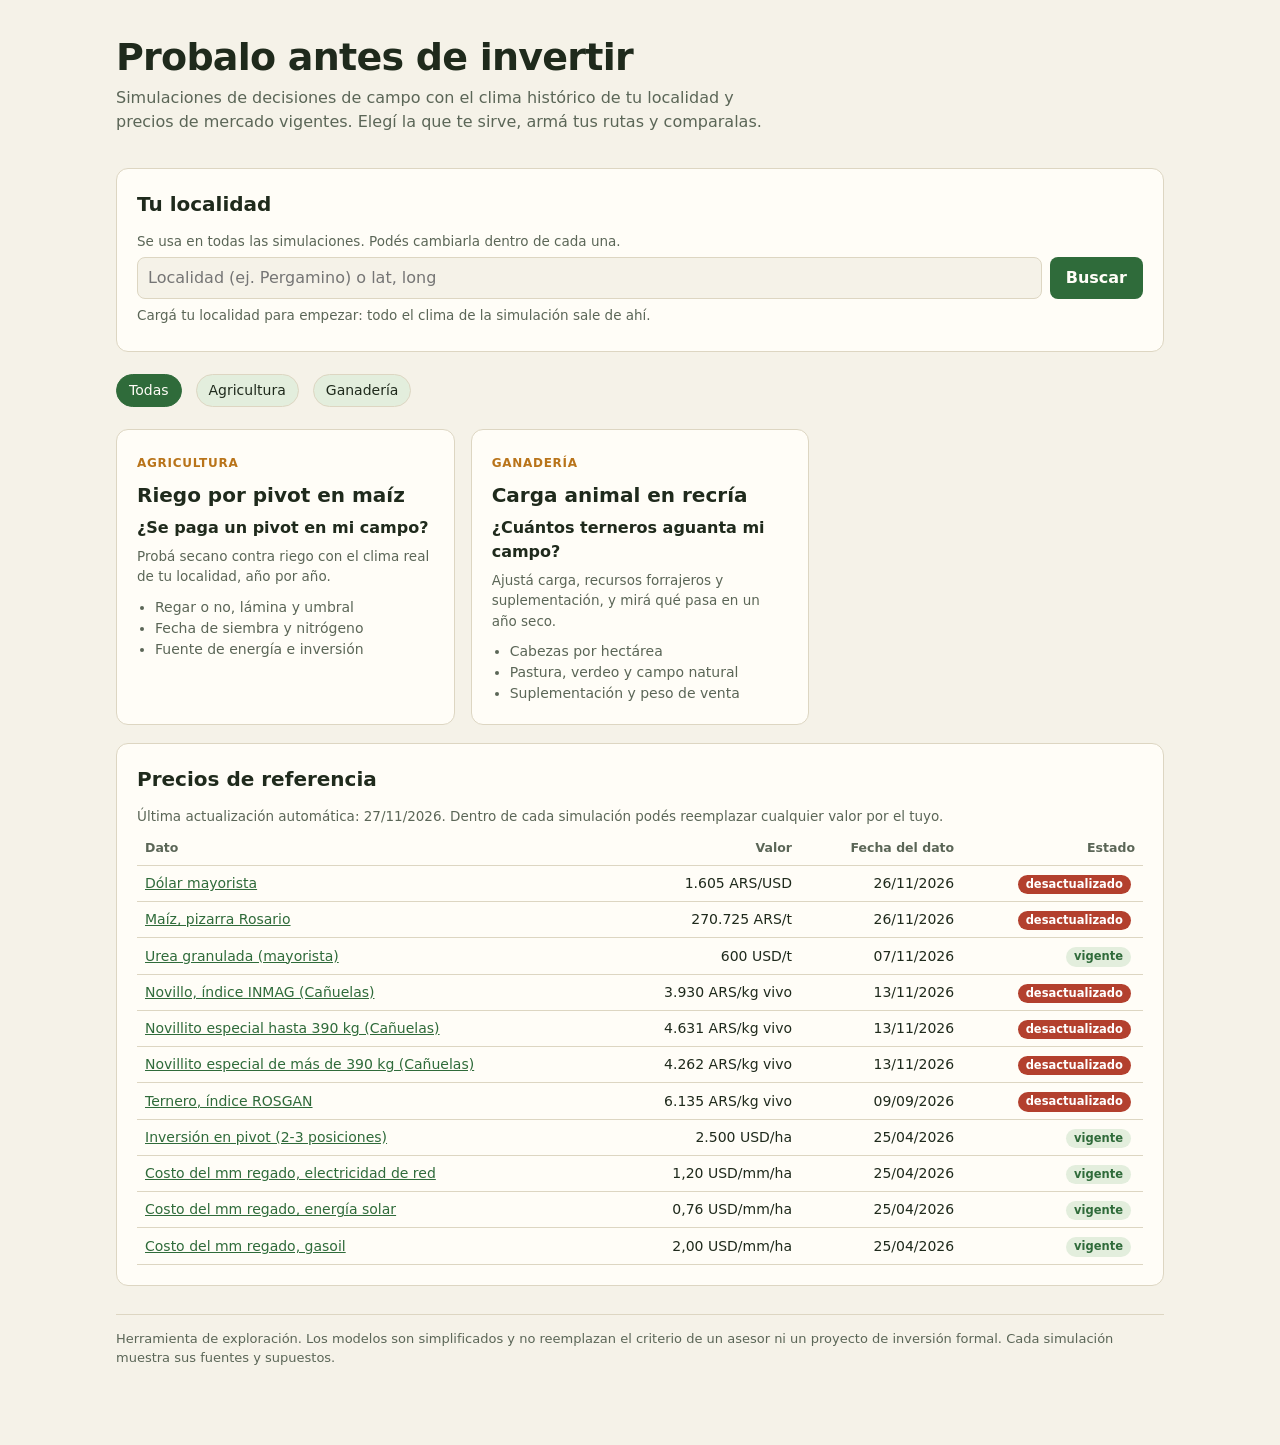
<file: index.html>
<!doctype html>
<html lang="es">
<head>
<meta charset="utf-8">
<meta name="viewport" content="width=device-width, initial-scale=1">
<title>Simulador Agro</title>
<link rel="stylesheet" href="comun/sim.css">
</head>
<body>
<div class="cont">
  <header class="tapa">
    <h1>Probalo antes de invertir</h1>
    <p class="bajada">Simulaciones de decisiones de campo con el clima histórico de tu localidad y precios de mercado vigentes. Elegí la que te sirve, armá tus rutas y comparalas.</p>
  </header>

  <section class="panel">
    <h2>Tu localidad</h2>
    <p class="nota">Se usa en todas las simulaciones. Podés cambiarla dentro de cada una.</p>
    <div id="clima"></div>
  </section>

  <div class="fila" style="margin-top:22px" id="filtros"></div>
  <div class="tarjetas" id="tarjetas"></div>

  <section class="panel">
    <h2>Precios de referencia</h2>
    <p class="nota" id="precios-estado"></p>
    <div class="tabla-scroll"><table id="tabla-precios"></table></div>
  </section>

  <p class="aviso-pie">Herramienta de exploración. Los modelos son simplificados y no reemplazan el criterio de un asesor ni un proyecto de inversión formal. Cada simulación muestra sus fuentes y supuestos.</p>
</div>

<script src="comun/precios.js"></script>
<script src="comun/sim.js"></script>
<script src="comun/clima.js"></script>
<script src="simulaciones.js"></script>
<script>
(function () {
  CLIMA.montar(document.getElementById("clima"), function () {});

  var rubros = ["Todas"].concat(SIMULACIONES.map(function (s) { return s.rubro; }).filter(function (r, i, a) { return a.indexOf(r) === i; }));
  var activo = "Todas";
  function pintar() {
    document.getElementById("filtros").innerHTML = "";
    rubros.forEach(function (r) {
      var b = document.createElement("button");
      b.type = "button"; b.className = "chip" + (r === activo ? " activo" : ""); b.textContent = r;
      b.onclick = function () { activo = r; pintar(); };
      document.getElementById("filtros").appendChild(b);
    });
    document.getElementById("tarjetas").innerHTML = SIMULACIONES
      .filter(function (s) { return activo === "Todas" || s.rubro === activo; })
      .map(function (s) {
        return '<a class="tarjeta" href="sims/' + s.id + '/index.html"><span class="rubro">' + SIM.esc(s.rubro) + "</span><h2>" + SIM.esc(s.titulo) + "</h2>" +
          "<strong>" + SIM.esc(s.pregunta) + "</strong><p class=\"nota\">" + SIM.esc(s.resumen) + "</p><ul>" +
          s.decide.map(function (d) { return "<li>" + SIM.esc(d) + "</li>"; }).join("") + "</ul></a>";
      }).join("");
  }
  pintar();

  function tablaPrecios() {
    var h = "<tr><th>Dato</th><th>Valor</th><th>Fecha del dato</th><th>Estado</th></tr>";
    Object.keys(PRECIOS.items).forEach(function (k) {
      var p = SIM.precio(k), it = p.item;
      h += "<tr><td><a href=\"" + SIM.esc(it.url) + "\" target=\"_blank\" rel=\"noopener\">" + SIM.esc(it.nombre) + "</a></td><td>" +
        SIM.num(it.valor, it.valor < 100 ? 2 : 0) + " " + SIM.esc(it.unidad) + "</td><td>" + SIM.fecha(it.fecha) + "</td><td>" +
        (p.viejo ? '<span class="etq viejo">desactualizado</span>' : '<span class="etq ok">' + (it.enVivo ? "en vivo" : "vigente") + "</span>") + "</td></tr>";
    });
    document.getElementById("tabla-precios").innerHTML = h;
    document.getElementById("precios-estado").textContent = "Última actualización automática: " + SIM.fecha(PRECIOS.actualizado) + ". Dentro de cada simulación podés reemplazar cualquier valor por el tuyo.";
  }
  tablaPrecios();
  SIM.actualizarDolar().then(tablaPrecios);
})();
</script>
</body>
</html>
</file>
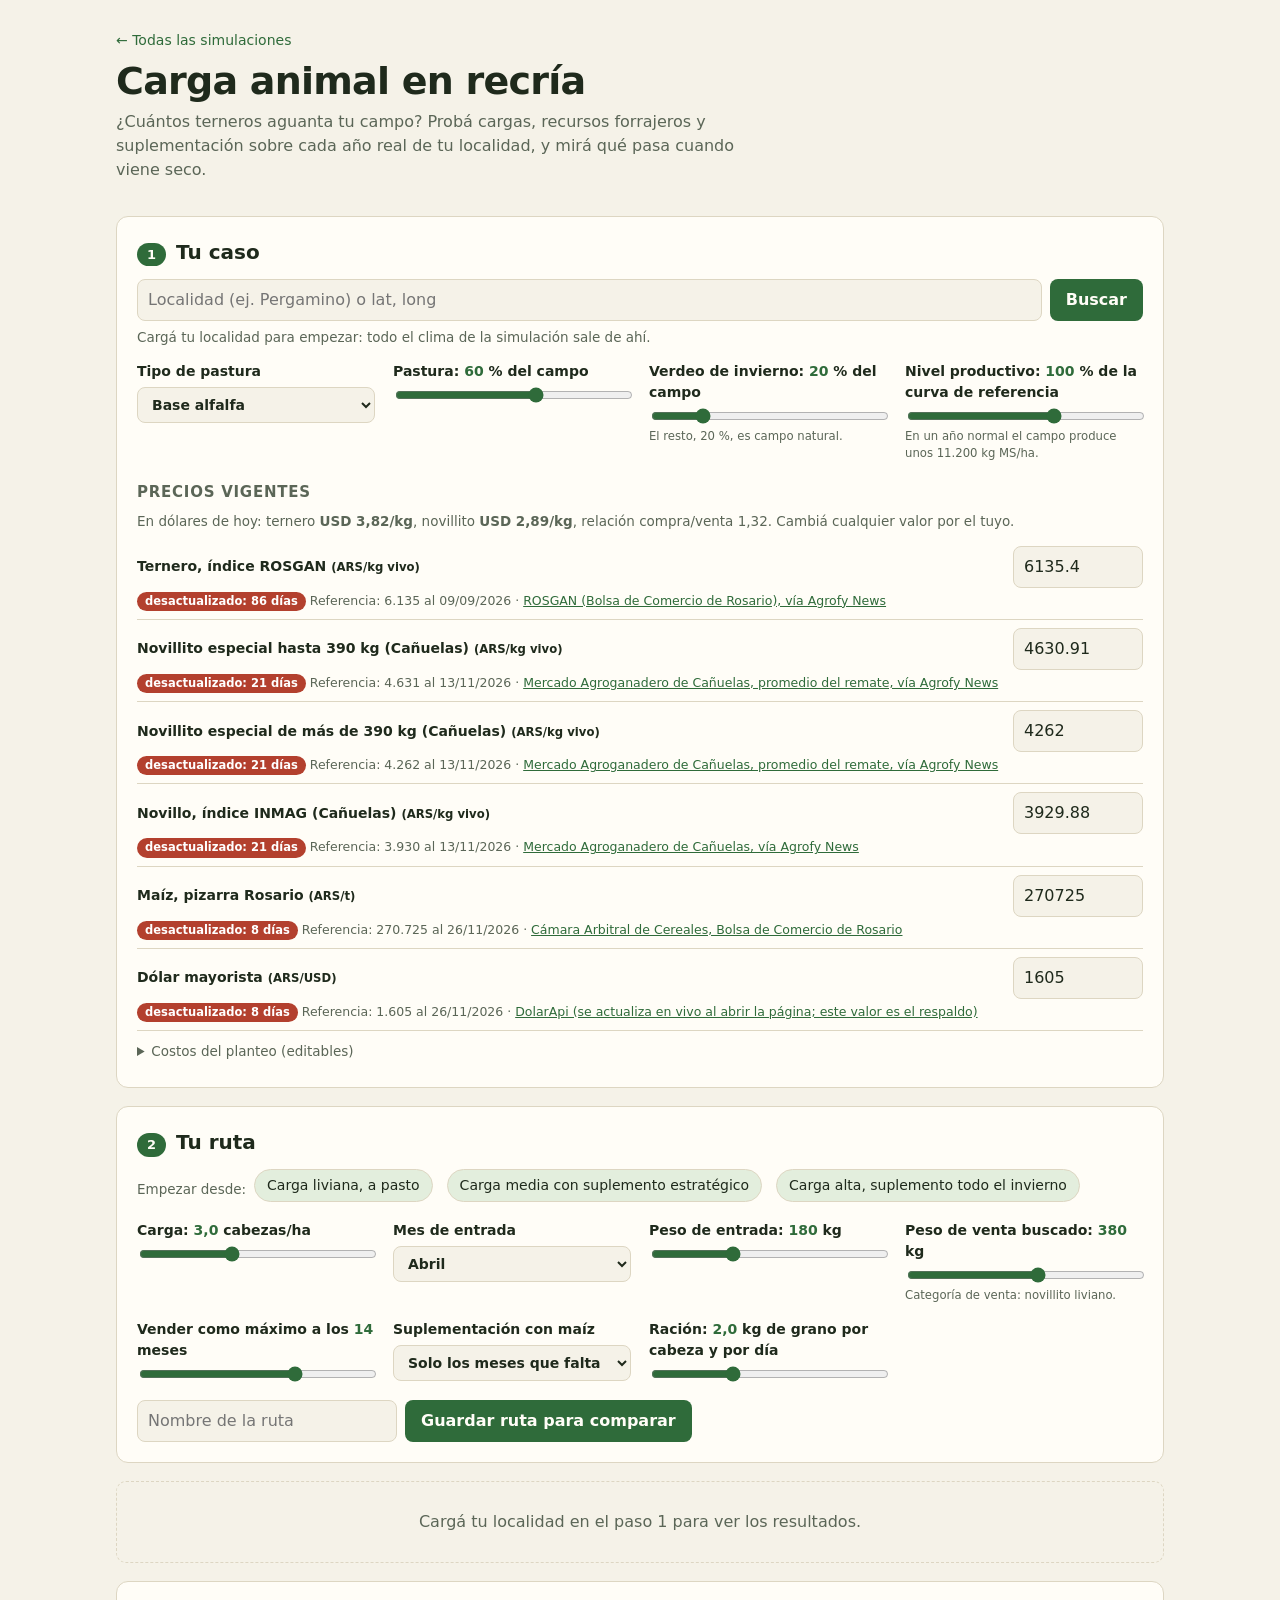
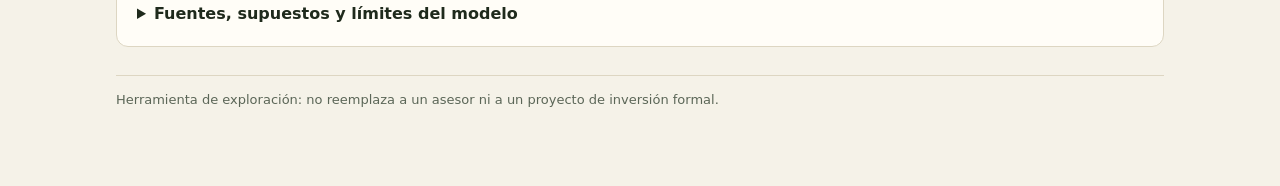
<file: sims/carga-animal-recria/index.html>
<!doctype html>
<html lang="es">
<head>
<meta charset="utf-8">
<meta name="viewport" content="width=device-width, initial-scale=1">
<title>Carga animal en recría · Simulador Agro</title>
<link rel="stylesheet" href="../../comun/sim.css">
</head>
<body>
<div class="cont">
  <header class="tapa">
    <a class="volver" href="../../index.html">← Todas las simulaciones</a>
    <h1>Carga animal en recría</h1>
    <p class="bajada">¿Cuántos terneros aguanta tu campo? Probá cargas, recursos forrajeros y suplementación sobre cada año real de tu localidad, y mirá qué pasa cuando viene seco.</p>
  </header>

  <section class="panel">
    <h2><span class="paso">1</span>Tu caso</h2>
    <div id="clima"></div>
    <div class="grilla" style="margin-top:14px">
      <label class="campo">Tipo de pastura<select id="pastura"><option value="alfalfa">Base alfalfa</option><option value="templada">Templada (festuca y tréboles)</option></select></label>
      <label class="campo">Pastura: <span id="pctP-v"></span> % del campo<input type="range" id="pctP" min="0" max="100" step="5" value="60"></label>
      <label class="campo">Verdeo de invierno: <span id="pctV-v"></span> % del campo<input type="range" id="pctV" min="0" max="100" step="5" value="20"><small id="pct-nota"></small></label>
      <label class="campo">Nivel productivo: <span id="nivel-v"></span> % de la curva de referencia<input type="range" id="nivel" min="50" max="130" step="5" value="100"><small id="nivel-nota"></small></label>
    </div>
    <h3>Precios vigentes</h3>
    <p class="nota" id="precio-derivado"></p>
    <div id="precios"></div>
    <details style="margin-top:10px"><summary class="nota" style="cursor:pointer">Costos del planteo (editables)</summary>
      <div class="grilla" style="margin-top:10px">
        <label class="campo">Costo anual de la pastura (USD/ha)<input type="number" id="cP" step="10"></label>
        <label class="campo">Costo anual del verdeo (USD/ha)<input type="number" id="cV" step="10"></label>
        <label class="campo">Gastos de compra y de venta (% de cada operación)<input type="number" id="comerc" step="0.5"></label>
        <label class="campo">Sanidad (USD por cabeza)<input type="number" id="sanidad" step="1"></label>
        <label class="campo">Mortandad (%)<input type="number" id="mort" step="0.5"></label>
      </div>
    </details>
  </section>

  <section class="panel">
    <h2><span class="paso">2</span>Tu ruta</h2>
    <div class="fila" style="margin-bottom:12px">
      <span class="nota">Empezar desde:</span>
      <button type="button" class="chip" data-pre="liviana">Carga liviana, a pasto</button>
      <button type="button" class="chip" data-pre="media">Carga media con suplemento estratégico</button>
      <button type="button" class="chip" data-pre="alta">Carga alta, suplemento todo el invierno</button>
    </div>
    <div class="grilla">
      <label class="campo">Carga: <span id="carga-v"></span> cabezas/ha<input type="range" id="carga" min="0.5" max="7" step="0.1"></label>
      <label class="campo">Mes de entrada<select id="mesEntrada"><option value="3">Marzo</option><option value="4">Abril</option><option value="5">Mayo</option><option value="6">Junio</option><option value="9">Septiembre</option></select></label>
      <label class="campo">Peso de entrada: <span id="pesoEntrada-v"></span> kg<input type="range" id="pesoEntrada" min="140" max="260" step="5"></label>
      <label class="campo">Peso de venta buscado: <span id="pesoVenta-v"></span> kg<input type="range" id="pesoVenta" min="280" max="460" step="10"><small id="venta-nota"></small></label>
      <label class="campo">Vender como máximo a los <span id="maxMeses-v"></span> meses<input type="range" id="maxMeses" min="6" max="18" step="1"></label>
      <label class="campo">Suplementación con maíz<select id="suplModo"><option value="nunca">Nunca</option><option value="deficit">Solo los meses que falta pasto</option><option value="invierno">Todo el invierno (mayo a agosto)</option></select></label>
      <label class="campo" id="bloque-supl">Ración: <span id="suplKg-v"></span> kg de grano por cabeza y por día<input type="range" id="suplKg" min="0.5" max="5" step="0.5"></label>
    </div>
    <div class="fila" style="margin-top:16px">
      <input type="text" id="ruta-nombre" placeholder="Nombre de la ruta" style="max-width:260px" aria-label="Nombre de la ruta">
      <button type="button" class="btn" id="guardar">Guardar ruta para comparar</button>
      <span class="nota" id="guardar-nota"></span>
    </div>
  </section>

  <div id="sin-clima" class="vacio" style="margin-top:18px">Cargá tu localidad en el paso 1 para ver los resultados.</div>

  <div id="resultados" hidden>
    <section class="panel">
      <h2><span class="paso">3</span>Cómo le va a esta ruta entrando en cada uno de <span id="n-camp"></span> años reales</h2>
      <div class="kpis" id="kpis"></div>
      <div class="leyenda"><span><i style="background:var(--seca)"></i>año seco</span><span><i style="background:var(--normal)"></i>normal</span><span><i style="background:var(--humeda)"></i>húmedo</span><span>(según la lluvia de los 12 meses desde la entrada). Tocá una barra para ver ese ciclo.</span></div>
      <div class="fila"><button type="button" class="chip activo" data-ver="margen">Margen por ha y por año</button><button type="button" class="chip" data-ver="kg">Kilos producidos</button><button type="button" class="chip" data-ver="peso">Peso de venta</button></div>
      <div id="graf-anios"></div>
      <h3>¿Dónde está el techo? La misma ruta con otras cargas</h3>
      <div class="leyenda"><span><i style="background:var(--verde)"></i>margen mediano (USD/ha/año)</span><span><i style="background:var(--rojo)"></i>margen del peor año</span><span>La barra con borde es tu carga.</span></div>
      <div id="graf-carga"></div>
      <p class="nota" id="carga-nota"></p>
    </section>

    <section class="panel">
      <h2><span class="paso">4</span>El ciclo que entra en <span id="camp-etq"></span>, mes por mes</h2>
      <div class="fila"><select id="camp-sel" style="max-width:240px" aria-label="Año de entrada"></select></div>
      <div class="leyenda" style="margin-top:10px"><span><i style="background:var(--verde)"></i>pasto que el campo puede dar (kg MS/ha por mes)</span><span><i style="background:var(--rojo)"></i>pasto que pide la hacienda</span><span><i style="background:var(--ocre)"></i>peso vivo (kg, eje derecho)</span></div>
      <div id="graf-camp"></div>
      <div class="kpis" id="kpis-camp"></div>
      <div class="tabla-scroll" id="tabla-camp"></div>
    </section>

    <section class="panel">
      <h2><span class="paso">5</span>Comparar rutas</h2>
      <p class="nota">Todas se recalculan con tu caso y los precios de hoy.</p>
      <div class="tabla-scroll" id="comparar"></div>
    </section>
  </div>

  <section class="panel">
    <details class="fuentes"><summary>Fuentes, supuestos y límites del modelo</summary>
      <p class="nota"><strong>Qué hace:</strong> balance forrajero mes a mes. El pasto que crece sale de curvas de referencia por recurso, corregidas cada mes por el agua disponible en tu localidad ese año. La ganancia de peso sale de la energía que come el animal menos la que gasta en mantenerse.</p>
      <p class="nota"><strong>Cuánto confiar:</strong> esta simulación tiene más supuestos que la de riego. Las curvas de la pastura templada y del campo natural y los coeficientes de consumo y energía son valores de trabajo, no mediciones de tu campo. Usala para comparar rutas entre sí y ver el efecto de los años secos, más que para leer un margen exacto. Si tenés mediciones de tu pasto, ajustá el nivel productivo hasta que coincida.</p>
      <p class="nota"><strong>Qué no contempla:</strong> efecto del frío y de las heladas sobre el crecimiento, calidad cambiante del pasto dentro del año, reservas (rollos, silo), encierre a corral, diferencias entre lotes, impuestos, costo del capital inmovilizado en hacienda ni personal. El precio de compra y el de venta son los de hoy para todos los años: el riesgo que se muestra es climático, no de mercado.</p>
      <div id="fuentes"></div>
    </details>
  </section>
  <p class="aviso-pie">Herramienta de exploración: no reemplaza a un asesor ni a un proyecto de inversión formal.</p>
</div>

<script src="../../comun/precios.js"></script>
<script src="../../comun/sim.js"></script>
<script src="../../comun/clima.js"></script>
<script src="datos.js"></script>
<script src="modelo.js"></script>
<script>
(function () {
  var D = DATOS_RECRIA.params, R = DATOS_RECRIA.recursos, M = MODELO_RECRIA, $ = function (id) { return document.getElementById(id); };
  var serie = null, F = null, anios = [], clases = {}, corrida = null, ver = "margen", campSel = null;
  var rutas = SIM.rutas("carga-animal-recria");
  var MESES = ["ene", "feb", "mar", "abr", "may", "jun", "jul", "ago", "sep", "oct", "nov", "dic"];
  var PRE = {
    liviana: { carga: 1.5, mesEntrada: 4, pesoEntrada: 180, pesoVenta: 380, maxMeses: 14, suplModo: "nunca", suplKg: 2 },
    media: { carga: 3, mesEntrada: 4, pesoEntrada: 180, pesoVenta: 380, maxMeses: 14, suplModo: "deficit", suplKg: 2 },
    alta: { carga: 4.5, mesEntrada: 4, pesoEntrada: 180, pesoVenta: 380, maxMeses: 14, suplModo: "invierno", suplKg: 3 }
  };
  var CAMPOS = ["carga", "mesEntrada", "pesoEntrada", "pesoVenta", "maxMeses", "suplModo", "suplKg"];
  var CASO = ["pastura", "pctP", "pctV", "nivel", "cP", "cV", "comerc", "sanidad", "mort"];

  $("cP").value = R.alfalfa.costo; $("cV").value = R.verdeo.costo;
  $("comerc").value = D.comercializacion.valor; $("sanidad").value = D.sanidad.valor; $("mort").value = D.mortandad.valor;
  var guardado = SIM.leer("simagro.recria.estado");
  ponerRuta(guardado && guardado.ruta || PRE.media);
  if (guardado && guardado.caso) CASO.forEach(function (k) { if (guardado.caso[k] != null) $(k).value = guardado.caso[k]; });
  $("pastura").addEventListener("change", function () { $("cP").value = R[this.value].costo; });

  function ponerRuta(r) { CAMPOS.forEach(function (k) { $(k).value = r[k]; }); }
  function leerRuta() { var r = {}; CAMPOS.forEach(function (k) { r[k] = k === "suplModo" ? $(k).value : parseFloat($(k).value); }); return r; }
  function v(id) { return parseFloat($(id).value) || 0; }
  function fracs() { var p = v("pctP") / 100, ve = Math.min(v("pctV") / 100, 1 - p); return { p: p, v: ve, n: Math.max(0, 1 - p - ve) }; }

  function params(r, carga) {
    var f = fracs(), pas = R[$("pastura").value];
    return {
      carga: carga || r.carga, nivel: v("nivel") / 100,
      mezcla: [{ curva: pas.curva, em: pas.em, frac: f.p }, { curva: R.verdeo.curva, em: R.verdeo.em, frac: f.v }, { curva: R.natural.curva, em: R.natural.em, frac: f.n }],
      pesoEntrada: r.pesoEntrada, pesoVenta: r.pesoVenta, maxMeses: r.maxMeses, supl: { modo: r.suplModo, kg: r.suplKg },
      aprov: D.aprovechamiento.valor, perdida: D.perdida.valor, stockInicial: D.stockInicial.valor, stockMax: D.stockMax.valor,
      emMaiz: D.emMaiz.valor, sustitucion: D.sustitucion.valor
    };
  }
  function eco() {
    var d = SIM.precio("dolar_mayorista").valor, f = fracs();
    return {
      ternero: SIM.precio("ternero_rosgan").valor / d, novillito: SIM.precio("novillito_canuelas").valor / d,
      novillitoPesado: SIM.precio("novillito_pesado_canuelas").valor / d, novillo: SIM.precio("novillo_inmag").valor / d,
      maiz: SIM.precio("maiz_pizarra_rosario").valor / d, comercPct: v("comerc"), sanidad: v("sanidad"), mortandadPct: v("mort"),
      costoForrajeHa: f.p * v("cP") + f.v * v("cV")
    };
  }
  function correr(r, carga) {
    var p = params(r, carga), e = eco(), filas = [];
    anios.forEach(function (y) {
      var res = M.simular(F, M.kDe(y, r.mesEntrada), p);
      if (res) filas.push({ anio: y, res: res, eco: M.economia(res, p, e) });
    });
    var m = filas.map(function (f) { return f.eco.margenAnio; });
    return {
      filas: filas, p: p, margenMed: SIM.cuantil(m, .5), margenMin: Math.min.apply(null, m),
      perdida: m.filter(function (x) { return x < 0; }).length / (m.length || 1),
      kgMed: SIM.cuantil(filas.map(function (f) { return f.res.kgHaAnio; }), .5),
      adgMed: SIM.cuantil(filas.map(function (f) { return f.res.adg; }), .5),
      durMed: SIM.cuantil(filas.map(function (f) { return f.res.duracion; }), .5),
      defMed: SIM.cuantil(filas.map(function (f) { return f.res.mesesDeficit; }), .5),
      noLlega: filas.filter(function (f) { return !f.res.llego; }).length / (filas.length || 1),
      capital: filas.length ? filas[0].eco.capitalHa : 0
    };
  }
  function usd(n) { return (n < 0 ? "−" : "") + "USD " + SIM.num(Math.abs(n)); }
  function clasificar(mesEntrada) {
    var tot = {}, vals = [];
    anios.forEach(function (y) { var k = M.kDe(y, mesEntrada), t = 0; for (var i = 0; i < 12; i++) t += F.lluvia[k + i] || 0; tot[y] = t; vals.push(t); });
    var t1 = SIM.cuantil(vals, 1 / 3), t2 = SIM.cuantil(vals, 2 / 3);
    clases = {};
    anios.forEach(function (y) { clases[y] = { lluvia: Math.round(tot[y]), tipo: tot[y] < t1 ? "seca" : tot[y] >= t2 ? "húmeda" : "normal" }; });
  }
  function tipoTxt(t) { return t === "seca" ? "seco" : t === "húmeda" ? "húmedo" : "normal"; }

  function recalcular() {
    var r = leerRuta(), f = fracs(), pas = R[$("pastura").value];
    ["carga", "pesoEntrada", "pesoVenta", "maxMeses", "suplKg"].forEach(function (k) { $(k + "-v").textContent = SIM.num(r[k], k === "carga" || k === "suplKg" ? 1 : 0); });
    ["pctP", "nivel"].forEach(function (k) { $(k + "-v").textContent = $(k).value; });
    $("pctV-v").textContent = Math.round(f.v * 100);
    $("pct-nota").textContent = "El resto, " + Math.round(f.n * 100) + " %, es campo natural.";
    function anual(c) { return c.reduce(function (s, x, i) { return s + x * [31, 28, 31, 30, 31, 30, 31, 31, 30, 31, 30, 31][i]; }, 0); }
    var prod = (f.p * anual(pas.curva) + f.v * anual(R.verdeo.curva) + f.n * anual(R.natural.curva)) * v("nivel") / 100;
    $("nivel-nota").textContent = "En un año normal el campo produce unos " + SIM.num(Math.round(prod / 100) * 100) + " kg MS/ha.";
    $("bloque-supl").style.display = r.suplModo === "nunca" ? "none" : "";
    var e = eco();
    $("venta-nota").textContent = "Categoría de venta: " + (r.pesoVenta <= 390 ? "novillito liviano" : r.pesoVenta <= 430 ? "novillito pesado" : "novillo") + ".";
    $("precio-derivado").innerHTML = "En dólares de hoy: ternero <strong>USD " + SIM.num(e.ternero, 2) + "/kg</strong>, novillito <strong>USD " + SIM.num(e.novillito, 2) + "/kg</strong>, relación compra/venta " + SIM.num(e.ternero / e.novillito, 2) + ". Cambiá cualquier valor por el tuyo.";
    var caso = {}; CASO.forEach(function (k) { caso[k] = $(k).value; });
    SIM.guardar("simagro.recria.estado", { ruta: r, caso: caso });
    if (!serie) return;

    anios = []; for (var y = 1995; M.kDe(y, r.mesEntrada) + r.maxMeses < F.meses; y++) anios.push(y);
    clasificar(r.mesEntrada);
    corrida = correr(r);
    var c = corrida;
    $("n-camp").textContent = c.filas.length;
    $("kpis").innerHTML =
      '<div class="kpi ' + (c.margenMed >= 0 ? "bien" : "mal") + '"><b>' + usd(c.margenMed) + "</b><span>margen bruto mediano por ha y por año</span></div>" +
      '<div class="kpi ' + (c.margenMin >= 0 ? "" : "mal") + '"><b>' + usd(c.margenMin) + "</b><span>peor año</span></div>" +
      '<div class="kpi ' + (c.perdida > 0.2 ? "mal" : "") + '"><b>' + SIM.num(c.perdida * 100) + " %</b><span>de los años con margen negativo</span></div>" +
      '<div class="kpi"><b>' + SIM.num(c.kgMed) + " kg</b><span>de carne por ha y por año (mediana)</span></div>" +
      '<div class="kpi"><b>' + SIM.num(c.adgMed * 1000) + " g/día</b><span>ganancia de peso mediana, " + SIM.num(c.durMed) + " meses de ciclo</span></div>" +
      '<div class="kpi ' + (c.defMed >= 3 ? "mal" : "") + '"><b>' + SIM.num(c.defMed) + "</b><span>meses con falta de pasto (mediana)</span></div>" +
      '<div class="kpi ' + (c.noLlega > 0.2 ? "mal" : "") + '"><b>' + SIM.num(c.noLlega * 100) + " %</b><span>de los años no llega al peso buscado</span></div>" +
      '<div class="kpi"><b>' + usd(c.capital) + "</b><span>capital en hacienda por ha a la compra</span></div>";

    var ys = c.filas.map(function (x) { return x.anio; });
    if (campSel == null || ys.indexOf(campSel) < 0) campSel = c.filas.slice().sort(function (a, b) { return a.eco.margenAnio - b.eco.margenAnio; })[0].anio;
    $("camp-sel").innerHTML = ys.map(function (y) { return '<option value="' + y + '">Entrada ' + MESES[r.mesEntrada - 1] + " " + y + " · " + tipoTxt(clases[y].tipo) + " (" + clases[y].lluvia + " mm)</option>"; }).join("");
    $("camp-sel").value = campSel;
    pintarAnios(); pintarCargas(r); pintarCiclo(r); pintarComparar();
  }

  function pintarAnios() {
    var u = { margen: "USD/ha/año", kg: "kg/ha/año", peso: "kg" }[ver], ys = corrida.filas.map(function (x) { return x.anio; });
    SIM.barras($("graf-anios"), corrida.filas.map(function (f) {
      var val = ver === "margen" ? f.eco.margenAnio : ver === "kg" ? f.res.kgHaAnio : f.res.pesoFinal;
      return { etq: String(f.anio).slice(2), valor: val, color: SIM.colorTipo(clases[f.anio].tipo),
        titulo: "Entrada " + f.anio + " (" + tipoTxt(clases[f.anio].tipo) + ", " + clases[f.anio].lluvia + " mm): venta a " + SIM.num(f.res.pesoFinal) + " kg en " + f.res.duracion + " meses, margen USD " + SIM.num(f.eco.margenAnio) + "/ha/año" };
    }), { unidad: u, sel: ys.indexOf(campSel), titulo: "Resultado por año de entrada", alClic: function (i) { campSel = ys[i]; $("camp-sel").value = campSel; pintarAnios(); pintarCiclo(leerRuta()); } });
  }

  function pintarCargas(r) {
    var cargas = [], items = [], mejor = null;
    for (var c = 0.5; c <= 7.01; c += 0.5) cargas.push(Math.round(c * 10) / 10);
    cargas.forEach(function (c) {
      var x = correr(r, c);
      if (!mejor || x.margenMed > mejor.m) mejor = { c: c, m: x.margenMed, min: x.margenMin, perd: x.perdida };
      items.push({ etq: SIM.num(c, 1), valor: x.margenMed, color: "var(--verde)", titulo: c + " cab/ha: margen mediano USD " + SIM.num(x.margenMed) + ", peor año USD " + SIM.num(x.margenMin) });
      items.push({ etq: "", valor: x.margenMin, color: "var(--rojo)", titulo: c + " cab/ha: peor año USD " + SIM.num(x.margenMin) });
    });
    var sel = cargas.reduce(function (b, c, i) { return Math.abs(c - r.carga) < Math.abs(cargas[b] - r.carga) ? i : b; }, 0) * 2;
    SIM.barras($("graf-carga"), items, { unidad: "USD/ha/año, por carga en cab/ha", sel: sel, alto: 220, titulo: "Margen según la carga" });
    $("carga-nota").innerHTML = "El mejor margen mediano de esta ruta está cerca de <strong>" + SIM.num(mejor.c, 1) + " cab/ha</strong> (USD " + SIM.num(mejor.m) + "/ha/año), con un peor año de USD " + SIM.num(mejor.min) + " y " + SIM.num(mejor.perd * 100) + " % de años en rojo. Más carga rinde más en los años buenos y cuesta más en los malos.";
  }

  function pintarCiclo(r) {
    var f = corrida.filas.filter(function (x) { return x.anio === campSel; })[0]; if (!f) return;
    var ms = f.res.meses;
    $("camp-etq").textContent = MESES[r.mesEntrada - 1] + " de " + campSel + " (año " + tipoTxt(clases[campSel].tipo) + ")";
    SIM.series($("graf-camp"), [
      { datos: ms.map(function (m) { return m.oferta; }), color: "var(--verde)", tipo: "area" },
      { datos: ms.map(function (m) { return m.demanda; }), color: "var(--rojo)", grosor: 2 },
      { datos: ms.map(function (m) { return m.pv; }), color: "var(--ocre)", eje: "der", grosor: 2.4 }
    ], { etqX: ms.map(function (m, i) { return { i: i, t: MESES[m.mes] }; }), unidadIzq: "kg MS/ha", unidadDer: "kg vivo", maxDer: Math.max(480, r.pesoVenta + 40), titulo: "Oferta y demanda de pasto y peso vivo" });
    $("kpis-camp").innerHTML =
      '<div class="kpi"><b>' + SIM.num(f.res.pesoFinal) + " kg</b><span>peso de venta a los " + f.res.duracion + " meses" + (f.res.llego ? "" : " (no llegó al buscado)") + "</span></div>" +
      '<div class="kpi ' + (f.eco.margenAnio >= 0 ? "bien" : "mal") + '"><b>' + usd(f.eco.margenAnio) + "</b><span>margen por ha y por año</span></div>" +
      '<div class="kpi"><b>' + usd(f.eco.porCab) + "</b><span>resultado por cabeza</span></div>" +
      '<div class="kpi"><b>' + SIM.num(f.res.suplCab) + " kg</b><span>de grano por cabeza (USD " + SIM.num(f.eco.supl) + ")</span></div>" +
      '<div class="kpi ' + (f.res.mesesDeficit >= 3 ? "mal" : "") + '"><b>' + f.res.mesesDeficit + "</b><span>meses con falta de pasto</span></div>";
    var h = "<table><tr><th>Mes</th><th>Clima</th><th>Pasto disponible</th><th>Pasto pedido</th><th>Grano kg/día</th><th>Ganancia g/día</th><th>Peso kg</th></tr>";
    ms.forEach(function (m) {
      h += "<tr><td>" + MESES[m.mes] + " " + m.anio + "</td><td>" + (m.clima < 0.7 ? '<span class="etq seca">seco</span>' : m.clima > 1.15 ? '<span class="etq húmeda">húmedo</span>' : "normal") + "</td><td>" + SIM.num(m.oferta) + "</td><td>" + (m.falta ? '<span class="alerta">' + SIM.num(m.demanda) + "</span>" : SIM.num(m.demanda)) + "</td><td>" + SIM.num(m.sup, 1) + "</td><td>" + SIM.num(m.adg * 1000) + "</td><td>" + SIM.num(m.pv) + "</td></tr>";
    });
    $("tabla-camp").innerHTML = h + "</table>";
  }

  function pintarComparar() {
    var l = rutas.lista();
    if (!l.length) { $("comparar").innerHTML = '<div class="vacio">Guardá hasta 3 rutas en el paso 2 para verlas lado a lado.</div>'; return; }
    var h = "<table><tr><th>Ruta</th><th>Margen mediano</th><th>Peor año</th><th>Años en rojo</th><th>kg carne/ha/año</th><th>g/día</th><th>Meses sin pasto</th><th>Capital/ha</th><th></th></tr>";
    l.forEach(function (x, i) {
      var c = correr(x.ruta);
      h += "<tr><td><strong>" + SIM.esc(x.nombre) + "</strong><br><small>" + x.ruta.carga + " cab/ha, " + x.ruta.pesoEntrada + " a " + x.ruta.pesoVenta + " kg, grano: " + x.ruta.suplModo + "</small></td><td>" + usd(c.margenMed) + "</td><td>" + usd(c.margenMin) + "</td><td>" + SIM.num(c.perdida * 100) + " %</td><td>" + SIM.num(c.kgMed) + "</td><td>" + SIM.num(c.adgMed * 1000) + "</td><td>" + SIM.num(c.defMed) + "</td><td>" + usd(c.capital) +
        '</td><td><button type="button" class="btn sec mini" data-cargar="' + i + '">cargar</button> <button type="button" class="btn sec mini" data-borrar="' + i + '">quitar</button></td></tr>';
    });
    $("comparar").innerHTML = h + "</table>";
    $("comparar").querySelectorAll("[data-cargar]").forEach(function (b) { b.onclick = function () { ponerRuta(l[+b.dataset.cargar].ruta); recalcular(); }; });
    $("comparar").querySelectorAll("[data-borrar]").forEach(function (b) { b.onclick = function () { rutas.quitar(+b.dataset.borrar); pintarComparar(); }; });
  }

  document.querySelectorAll("section.panel input, section.panel select").forEach(function (e) {
    if (e.closest("#clima") || e.closest("#precios") || e.id === "camp-sel" || e.id === "ruta-nombre") return;
    e.addEventListener("input", recalcular);
  });
  document.querySelectorAll("[data-pre]").forEach(function (b) { b.onclick = function () { ponerRuta(PRE[b.dataset.pre]); recalcular(); }; });
  document.querySelectorAll("[data-ver]").forEach(function (b) { b.onclick = function () { ver = b.dataset.ver; document.querySelectorAll("[data-ver]").forEach(function (x) { x.classList.toggle("activo", x === b); }); pintarAnios(); }; });
  $("guardar").onclick = function () {
    var r = leerRuta(), nom = $("ruta-nombre").value.trim() || r.carga + " cab/ha, grano " + r.suplModo;
    $("guardar-nota").textContent = rutas.agregar({ nombre: nom, ruta: r }) ? "Guardada." : "Ya hay 3 rutas: quitá una en el paso 5.";
    $("ruta-nombre").value = ""; if (serie) pintarComparar();
  };
  $("camp-sel").onchange = function () { campSel = +this.value; pintarAnios(); pintarCiclo(leerRuta()); };

  var repintarPrecios = SIM.panelPrecios($("precios"), ["ternero_rosgan", "novillito_canuelas", "novillito_pesado_canuelas", "novillo_inmag", "maiz_pizarra_rosario", "dolar_mayorista"], recalcular);
  SIM.actualizarDolar().then(function (ok) { if (ok) { repintarPrecios(); recalcular(); } });
  SIM.listaFuentes($("fuentes"), D);

  CLIMA.montar($("clima"), function (s) {
    serie = s; F = M.factores(s.lluvia, s.eto, 150); campSel = null;
    $("sin-clima").hidden = true; $("resultados").hidden = false;
    recalcular();
  });
  recalcular();
})();
</script>
</body>
</html>
</file>
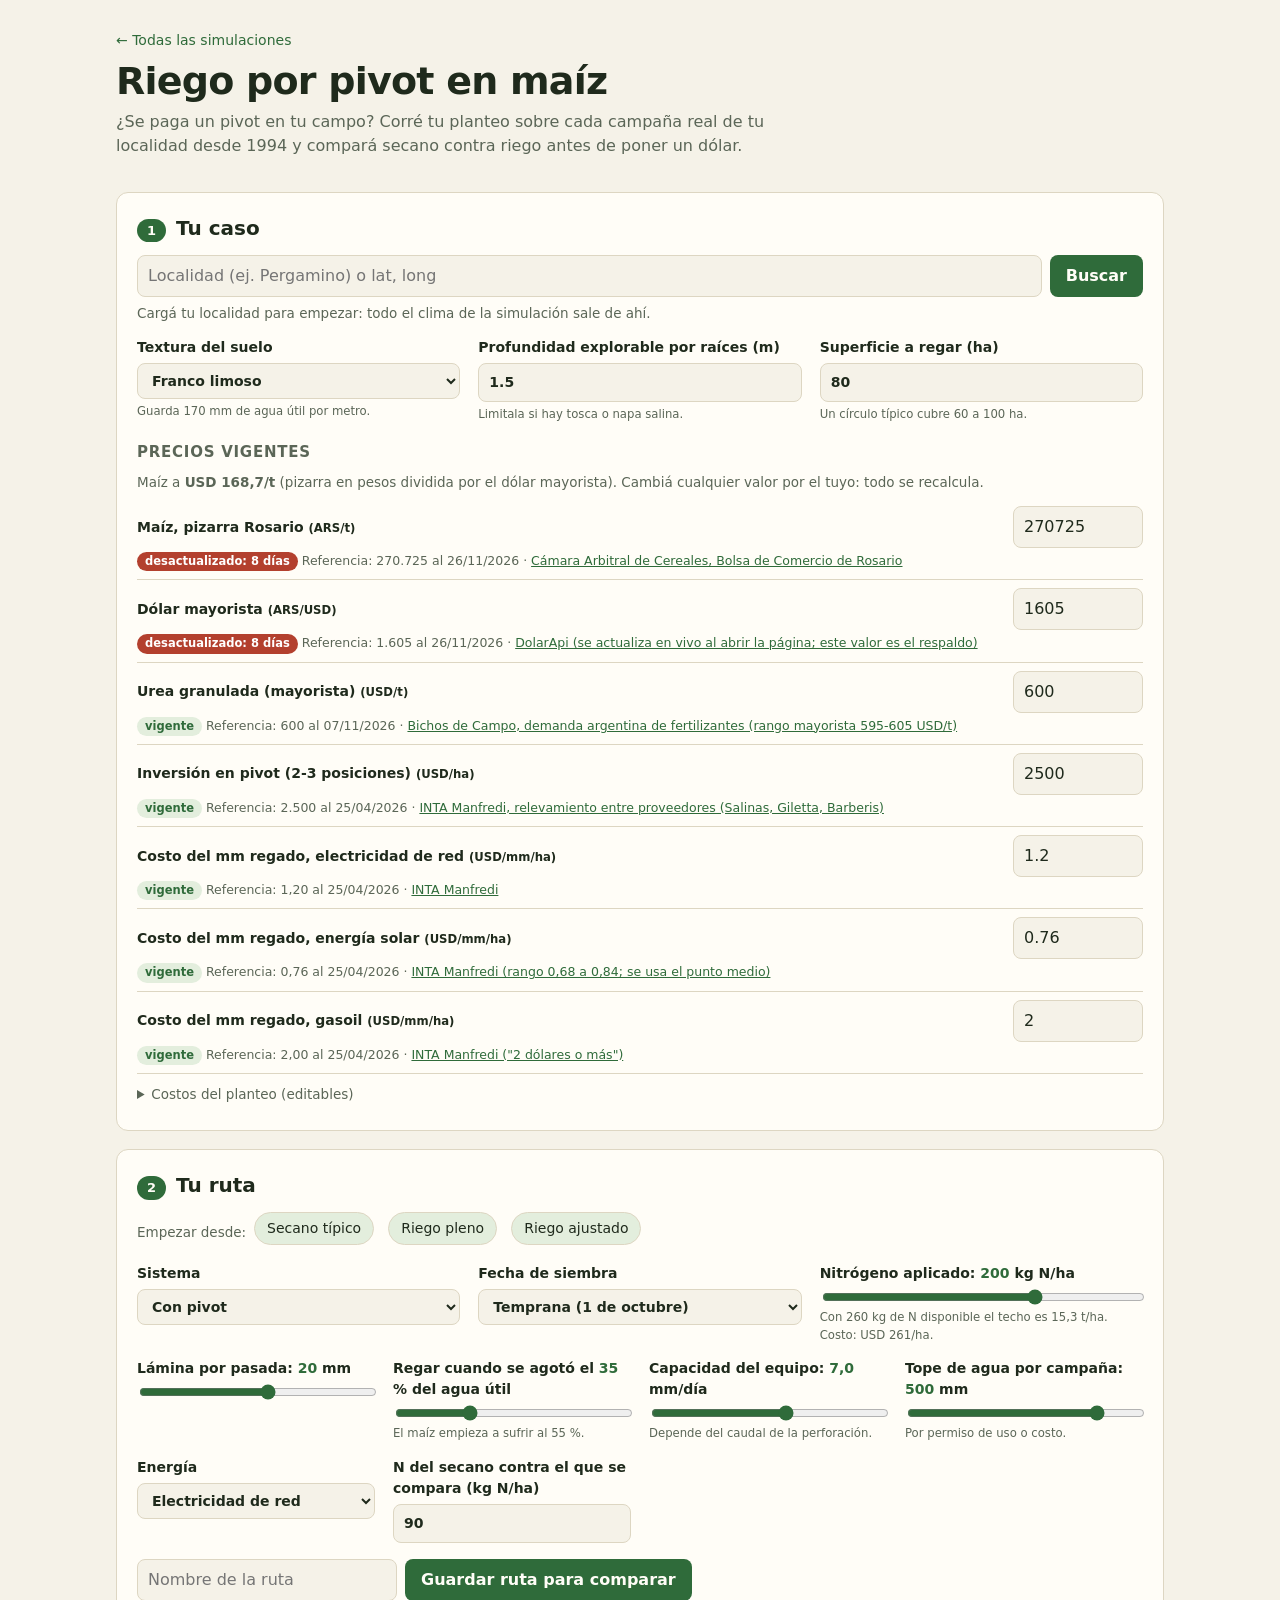
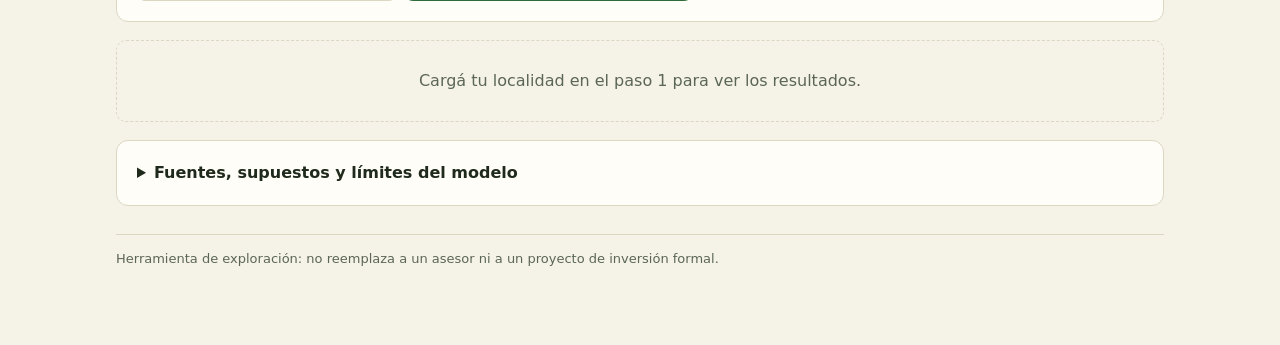
<file: sims/riego-pivot-maiz/index.html>
<!doctype html>
<html lang="es">
<head>
<meta charset="utf-8">
<meta name="viewport" content="width=device-width, initial-scale=1">
<title>Riego por pivot en maíz · Simulador Agro</title>
<link rel="stylesheet" href="../../comun/sim.css">
</head>
<body>
<div class="cont">
  <header class="tapa">
    <a class="volver" href="../../index.html">← Todas las simulaciones</a>
    <h1>Riego por pivot en maíz</h1>
    <p class="bajada">¿Se paga un pivot en tu campo? Corré tu planteo sobre cada campaña real de tu localidad desde 1994 y compará secano contra riego antes de poner un dólar.</p>
  </header>

  <section class="panel">
    <h2><span class="paso">1</span>Tu caso</h2>
    <div id="clima"></div>
    <div class="grilla" style="margin-top:14px">
      <label class="campo">Textura del suelo<select id="suelo"></select><small id="suelo-nota"></small></label>
      <label class="campo">Profundidad explorable por raíces (m)<input type="number" id="prof" min="0.5" max="2" step="0.1" value="1.5"><small>Limitala si hay tosca o napa salina.</small></label>
      <label class="campo">Superficie a regar (ha)<input type="number" id="ha" min="10" max="500" step="5" value="80"><small>Un círculo típico cubre 60 a 100 ha.</small></label>
    </div>
    <h3>Precios vigentes</h3>
    <p class="nota" id="precio-derivado"></p>
    <div id="precios"></div>
    <details style="margin-top:10px"><summary class="nota" style="cursor:pointer">Costos del planteo (editables)</summary>
      <div class="grilla" style="margin-top:10px">
        <label class="campo">Costos directos sin N, cosecha ni comercialización (USD/ha)<input type="number" id="costoBase" step="10"></label>
        <label class="campo">Cosecha + flete + comercialización (% del ingreso)<input type="number" id="comerc" step="1"></label>
        <label class="campo">Rinde alcanzable sin límite de agua, siembra temprana (t/ha)<input type="number" id="ypotT" step="0.5"></label>
        <label class="campo">Rinde alcanzable sin límite de agua, siembra tardía (t/ha)<input type="number" id="ypotL" step="0.5"></label>
        <label class="campo">N de nitratos en suelo a la siembra (kg/ha)<input type="number" id="nSuelo" step="5"></label>
        <label class="campo">Vida útil del equipo (años)<input type="number" id="vida" step="1"></label>
        <label class="campo">Tasa de descuento (% anual en USD)<input type="number" id="tasa" step="0.5"></label>
      </div>
    </details>
  </section>

  <section class="panel">
    <h2><span class="paso">2</span>Tu ruta</h2>
    <div class="fila" style="margin-bottom:12px">
      <span class="nota">Empezar desde:</span>
      <button type="button" class="chip" data-pre="secano">Secano típico</button>
      <button type="button" class="chip" data-pre="pleno">Riego pleno</button>
      <button type="button" class="chip" data-pre="justo">Riego ajustado</button>
    </div>
    <div class="grilla">
      <label class="campo">Sistema<select id="riegoOn"><option value="0">Secano</option><option value="1">Con pivot</option></select></label>
      <label class="campo">Fecha de siembra<select id="siembra"><option value="temprana">Temprana (1 de octubre)</option><option value="tardia">Tardía (1 de diciembre)</option></select></label>
      <label class="campo">Nitrógeno aplicado: <span id="nKg-v"></span> kg N/ha<input type="range" id="nKg" min="0" max="300" step="10"><small id="n-nota"></small></label>
    </div>
    <div class="grilla" id="bloque-riego" style="margin-top:14px">
      <label class="campo">Lámina por pasada: <span id="lamina-v"></span> mm<input type="range" id="lamina" min="8" max="30" step="1"></label>
      <label class="campo">Regar cuando se agotó el <span id="umbral-v"></span> % del agua útil<input type="range" id="umbral" min="20" max="70" step="5"><small>El maíz empieza a sufrir al 55 %.</small></label>
      <label class="campo">Capacidad del equipo: <span id="capacidad-v"></span> mm/día<input type="range" id="capacidad" min="3" max="10" step="0.5"><small>Depende del caudal de la perforación.</small></label>
      <label class="campo">Tope de agua por campaña: <span id="tope-v"></span> mm<input type="range" id="tope" min="50" max="600" step="10"><small>Por permiso de uso o costo.</small></label>
      <label class="campo">Energía<select id="energia"><option value="red">Electricidad de red</option><option value="solar">Solar</option><option value="gasoil">Gasoil</option></select></label>
      <label class="campo">N del secano contra el que se compara (kg N/ha)<input type="number" id="nSecano" min="0" max="300" step="10" value="90"></label>
    </div>
    <div class="fila" style="margin-top:16px">
      <input type="text" id="ruta-nombre" placeholder="Nombre de la ruta" style="max-width:260px" aria-label="Nombre de la ruta">
      <button type="button" class="btn" id="guardar">Guardar ruta para comparar</button>
      <span class="nota" id="guardar-nota"></span>
    </div>
  </section>

  <div id="sin-clima" class="vacio" style="margin-top:18px">Cargá tu localidad en el paso 1 para ver los resultados.</div>

  <div id="resultados" hidden>
    <section class="panel">
      <h2><span class="paso">3</span>Cómo le va a esta ruta en <span id="n-camp"></span> campañas reales</h2>
      <div class="kpis" id="kpis"></div>
      <div class="leyenda"><span><i style="background:var(--seca)"></i>campaña seca</span><span><i style="background:var(--normal)"></i>normal</span><span><i style="background:var(--humeda)"></i>húmeda</span><span>(según lluvia de octubre a marzo). Tocá una barra para ver esa campaña.</span></div>
      <div class="fila"><button type="button" class="chip activo" data-ver="margen">Margen bruto</button><button type="button" class="chip" data-ver="rinde">Rinde</button><button type="button" class="chip" data-ver="regado">Agua regada</button></div>
      <div id="graf-anios"></div>
      <div id="inversion"></div>
    </section>

    <section class="panel">
      <h2><span class="paso">4</span>La campaña <span id="camp-etq"></span>, día por día</h2>
      <div class="fila">
        <select id="camp-sel" style="max-width:220px" aria-label="Campaña"></select>
        <button type="button" class="btn sec" id="play">▶ Reproducir</button>
        <input type="range" id="dia" min="1" value="1" style="flex:1;min-width:140px" aria-label="Día de la campaña">
      </div>
      <div class="leyenda" style="margin-top:10px"><span><i style="background:var(--agua)"></i>agua útil en la zona de raíces (mm)</span><span><i style="background:var(--tinta2)"></i>capacidad máxima</span><span><i style="background:var(--rojo)"></i>por debajo de esta línea el cultivo sufre</span><span><i style="background:var(--humeda)"></i>lluvia (mm, eje derecho)</span><span><i style="background:var(--verde)"></i>riego</span></div>
      <div id="graf-camp"></div>
      <div class="kpis" id="kpis-camp"></div>
    </section>

    <section class="panel">
      <h2><span class="paso">5</span>Comparar rutas</h2>
      <p class="nota">Todas se recalculan con tu caso y los precios de hoy.</p>
      <div class="tabla-scroll" id="comparar"></div>
    </section>
  </div>

  <section class="panel">
    <details class="fuentes"><summary>Fuentes, supuestos y límites del modelo</summary>
      <p class="nota"><strong>Qué hace:</strong> balance de agua del suelo día por día (método FAO 56) con la lluvia y la evapotranspiración de tu localidad, y caída del rinde según cuánta agua le faltó al cultivo en cada etapa (FAO 33). El rinde final es el menor entre el que permite el agua y el que permite el nitrógeno.</p>
      <p class="nota"><strong>Validación:</strong> con el clima de Manfredi (Córdoba) el modelo da en promedio 7,7 t/ha en secano y 15,0 t/ha con riego; INTA Manfredi publicó 7,74 y 14,89 t/ha.</p>
      <p class="nota"><strong>Qué no contempla:</strong> golpes de calor, heladas, granizo, plagas y enfermedades, napa freática, calidad del agua de riego, costo de la perforación si no existe, cambios en el esquema de rotación (el riego suele habilitar doble cultivo) ni impuestos y financiación. El clima es de reanálisis (grilla de unos 10 a 25 km), no de una estación del campo. En años muy secos el modelo puede castigar el rinde de secano más que la realidad.</p>
      <div id="fuentes"></div>
    </details>
  </section>
  <p class="aviso-pie">Herramienta de exploración: no reemplaza a un asesor ni a un proyecto de inversión formal.</p>
</div>

<script src="../../comun/precios.js"></script>
<script src="../../comun/sim.js"></script>
<script src="../../comun/clima.js"></script>
<script src="datos.js"></script>
<script src="modelo.js"></script>
<script>
(function () {
  var D = DATOS_RIEGO.params, $ = function (id) { return document.getElementById(id); };
  var serie = null, clases = null, anios = [], corrida = null, ver = "margen", campSel = null, timer = null;
  var rutas = SIM.rutas("riego-pivot-maiz");
  var PRE = {
    secano: { riegoOn: 0, siembra: "tardia", nKg: 90, lamina: 20, umbral: 40, capacidad: 6, tope: 400, energia: "red" },
    pleno: { riegoOn: 1, siembra: "temprana", nKg: 200, lamina: 20, umbral: 35, capacidad: 7, tope: 500, energia: "red" },
    justo: { riegoOn: 1, siembra: "temprana", nKg: 160, lamina: 15, umbral: 50, capacidad: 5, tope: 200, energia: "red" }
  };
  var CAMPOS = ["riegoOn", "siembra", "nKg", "lamina", "umbral", "capacidad", "tope", "energia"];

  // ----- armado inicial -----
  Object.keys(D.suelos.valor).forEach(function (t) { var o = document.createElement("option"); o.textContent = t; $("suelo").appendChild(o); });
  $("suelo").value = "Franco limoso";
  $("costoBase").value = D.costoBase.valor; $("comerc").value = D.cosechaComerc.valor;
  $("ypotT").value = D.ypot.valor.temprana; $("ypotL").value = D.ypot.valor.tardia;
  $("nSuelo").value = D.nSuelo.valor; $("vida").value = D.vidaUtil.valor; $("tasa").value = D.tasa.valor;
  var guardado = SIM.leer("simagro.riego.estado");
  ponerRuta(guardado && guardado.ruta || PRE.pleno);
  if (guardado && guardado.caso) ["suelo", "prof", "ha", "costoBase", "comerc", "ypotT", "ypotL", "nSuelo", "vida", "tasa", "nSecano"].forEach(function (k) { if (guardado.caso[k] != null) $(k).value = guardado.caso[k]; });

  function ponerRuta(r) { CAMPOS.forEach(function (k) { $(k).value = r[k]; }); }
  function leerRuta() { var r = {}; CAMPOS.forEach(function (k) { r[k] = k === "siembra" || k === "energia" ? $(k).value : parseFloat($(k).value); }); return r; }
  function v(id) { return parseFloat($(id).value) || 0; }

  function params(r) {
    return {
      awc: D.suelos.valor[$("suelo").value], prof: Math.max(0.5, v("prof")),
      siembra: D.siembra.valor[r.siembra], ypot: r.siembra === "temprana" ? v("ypotT") : v("ypotL"),
      nKg: r.nKg, nSuelo: v("nSuelo"), nPorTon: D.nPorTon.valor,
      riego: { on: !!r.riegoOn, lamina: r.lamina, umbral: r.umbral / 100, capacidad: r.capacidad, eficiencia: D.eficiencia.valor, tope: r.tope },
      kc: D.kc.valor, etapas: D.etapas.valor, pAgot: D.p.valor, ky: D.ky.valor, escurr: D.escurrimiento.valor, perfilInicial: D.perfilInicial.valor
    };
  }
  function precioMaiz() { return SIM.precio("maiz_pizarra_rosario").valor / SIM.precio("dolar_mayorista").valor; }
  function eco(r, factorPrecio) {
    return {
      precioMaiz: precioMaiz() * (factorPrecio || 1), urea: SIM.precio("urea").valor, costoBase: v("costoBase"), cosechaComercPct: v("comerc"),
      costoMm: r.riegoOn ? SIM.precio("riego_mm_" + r.energia).valor : 0
    };
  }
  /* Corre una ruta sobre todas las campañas */
  function correr(r, factorPrecio) {
    var p = params(r), e = eco(r, factorPrecio);
    var filas = anios.map(function (y) {
      var res = MODELO_RIEGO.simular(CLIMA.campania(serie, y), p);
      return { anio: y, res: res, eco: MODELO_RIEGO.economia(res, p, e) };
    });
    var m = filas.map(function (f) { return f.eco.margen; }), ri = filas.map(function (f) { return f.res.rinde; });
    return {
      filas: filas, p: p,
      margenMed: SIM.cuantil(m, .5), margenProm: SIM.media(m), margenMin: Math.min.apply(null, m), margenMax: Math.max.apply(null, m),
      rindeMed: SIM.cuantil(ri, .5), rindeMin: Math.min.apply(null, ri), rindeProm: SIM.media(ri),
      perdida: m.filter(function (x) { return x < 0; }).length / m.length,
      regadoProm: SIM.media(filas.map(function (f) { return f.res.regado; }))
    };
  }
  function secanoDe(r) { var s = Object.assign({}, r); s.riegoOn = 0; s.nKg = v("nSecano"); return s; }
  function inversion(c, cSec) {
    var inv = SIM.precio("riego_inversion_pivot").valor, delta = c.margenProm - cSec.margenProm, vida = v("vida"), tasa = v("tasa") / 100;
    return { inv: inv, delta: delta, repago: delta > 0 ? inv / delta : null, van: SIM.van(inv, delta, vida, tasa), tir: SIM.tir(inv, delta, vida) };
  }
  function usd(n) { return (n < 0 ? "−" : "") + "USD " + SIM.num(Math.abs(n)); }

  // ----- pintado -----
  function recalcular() {
    var r = leerRuta();
    ["nKg", "lamina", "umbral", "capacidad", "tope"].forEach(function (k) { $(k + "-v").textContent = SIM.num(r[k], k === "capacidad" ? 1 : 0); });
    $("bloque-riego").style.display = r.riegoOn ? "" : "none";
    $("suelo-nota").textContent = "Guarda " + D.suelos.valor[$("suelo").value] + " mm de agua útil por metro.";
    var techoN = (v("nSuelo") + r.nKg) / D.nPorTon.valor;
    $("n-nota").textContent = "Con " + SIM.num(v("nSuelo") + r.nKg) + " kg de N disponible el techo es " + SIM.num(techoN, 1) + " t/ha. Costo: USD " + SIM.num(r.nKg / 0.46 * SIM.precio("urea").valor / 1000) + "/ha.";
    $("precio-derivado").innerHTML = "Maíz a <strong>USD " + SIM.num(precioMaiz(), 1) + "/t</strong> (pizarra en pesos dividida por el dólar mayorista). Cambiá cualquier valor por el tuyo: todo se recalcula.";
    var caso = {}; ["suelo", "prof", "ha", "costoBase", "comerc", "ypotT", "ypotL", "nSuelo", "vida", "tasa", "nSecano"].forEach(function (k) { caso[k] = $(k).value; });
    SIM.guardar("simagro.riego.estado", { ruta: r, caso: caso });
    if (!serie) return;

    corrida = correr(r);
    var c = corrida;
    var k = '<div class="kpi"><b>' + SIM.num(c.rindeMed, 1) + ' t/ha</b><span>rinde mediano (peor año: ' + SIM.num(c.rindeMin, 1) + ")</span></div>" +
      '<div class="kpi ' + (c.margenMed >= 0 ? "bien" : "mal") + '"><b>' + usd(c.margenMed) + "</b><span>margen bruto mediano por ha</span></div>" +
      '<div class="kpi ' + (c.margenMin >= 0 ? "" : "mal") + '"><b>' + usd(c.margenMin) + "</b><span>peor campaña</span></div>" +
      '<div class="kpi ' + (c.perdida > 0.2 ? "mal" : "") + '"><b>' + SIM.num(c.perdida * 100) + " %</b><span>de las campañas con margen negativo</span></div>";
    if (r.riegoOn) k += '<div class="kpi"><b>' + SIM.num(c.regadoProm) + " mm</b><span>regados por campaña en promedio</span></div>";
    $("kpis").innerHTML = k;
    $("n-camp").textContent = anios.length;

    if (campSel == null || anios.indexOf(campSel) < 0) campSel = c.filas.slice().sort(function (a, b) { return a.eco.margen - b.eco.margen; })[0].anio;
    pintarAnios(); pintarInversion(r, c); pintarCampania(true); pintarComparar();
  }

  function pintarAnios() {
    var u = { margen: "USD/ha", rinde: "t/ha", regado: "mm" }[ver];
    SIM.barras($("graf-anios"), corrida.filas.map(function (f) {
      var val = ver === "margen" ? f.eco.margen : ver === "rinde" ? f.res.rinde : f.res.regado;
      return { etq: String(f.anio).slice(2), valor: val, color: SIM.colorTipo(clases[f.anio].tipo),
        titulo: "Campaña " + f.anio + "/" + String(f.anio + 1).slice(2) + " (" + clases[f.anio].tipo + ", " + clases[f.anio].lluvia + " mm oct-mar): " + SIM.num(f.res.rinde, 1) + " t/ha, margen USD " + SIM.num(f.eco.margen) + ", regado " + f.res.regado + " mm" };
    }), { unidad: u, sel: anios.indexOf(campSel), titulo: "Resultado por campaña", alClic: function (i) { campSel = anios[i]; $("camp-sel").value = campSel; pintarAnios(); pintarCampania(true); } });
  }

  function pintarInversion(r, c) {
    if (!r.riegoOn) { $("inversion").innerHTML = '<p class="nota">Ruta en secano: no hay inversión que repagar. Pasá el sistema a "Con pivot" para evaluar el equipo.</p>'; return; }
    var sec = secanoDe(r), cs = correr(sec), iv = inversion(c, cs), ha = v("ha");
    var h = "<h3>¿Se paga el equipo?</h3><p class=\"nota\">Contra el mismo planteo en secano con " + sec.nKg + " kg N/ha (margen promedio USD " + SIM.num(cs.margenProm) + "/ha, rinde promedio " + SIM.num(cs.rindeProm, 1) + " t/ha).</p>" +
      '<div class="kpis"><div class="kpi ' + (iv.delta > 0 ? "bien" : "mal") + '"><b>' + usd(iv.delta) + "</b><span>margen extra por ha y por año, promedio</span></div>" +
      '<div class="kpi"><b>' + usd(iv.inv * ha) + "</b><span>inversión para " + ha + " ha (USD " + SIM.num(iv.inv) + "/ha)</span></div>" +
      '<div class="kpi ' + (iv.repago && iv.repago < v("vida") ? "bien" : "mal") + '"><b>' + (iv.repago ? SIM.num(iv.repago, 1) + " años" : "No repaga") + "</b><span>repago simple</span></div>" +
      '<div class="kpi ' + (iv.van > 0 ? "bien" : "mal") + '"><b>' + usd(iv.van) + "</b><span>VAN por ha a " + v("vida") + " años, tasa " + v("tasa") + " %</span></div>" +
      '<div class="kpi"><b>' + (iv.tir != null ? SIM.num(iv.tir * 100, 1) + " %" : "negativa") + "</b><span>TIR</span></div></div>";
    // años en que el riego no pagó su costo operativo
    var peores = c.filas.filter(function (f, i) { return f.eco.margen < cs.filas[i].eco.margen; }).length;
    h += '<p class="nota">En ' + peores + " de " + anios.length + " campañas regar dejó menos margen que el secano (años llovedores: se paga el agua sin ganar rinde).</p>";
    h += '<h3>Si cambia el precio del maíz</h3><div class="tabla-scroll"><table><tr><th>Precio del maíz</th><th>Margen extra USD/ha/año</th><th>Repago</th><th>TIR</th></tr>';
    [0.8, 1, 1.2].forEach(function (f) {
      var a = correr(r, f), b = correr(sec, f), x = inversion(a, b);
      h += "<tr><td>USD " + SIM.num(precioMaiz() * f, 0) + "/t" + (f === 1 ? " (hoy)" : f < 1 ? " (−20 %)" : " (+20 %)") + "</td><td>" + SIM.num(x.delta) + "</td><td>" + (x.repago ? SIM.num(x.repago, 1) + " años" : "no repaga") + "</td><td>" + (x.tir != null ? SIM.num(x.tir * 100, 1) + " %" : "negativa") + "</td></tr>";
    });
    $("inversion").innerHTML = h + "</table></div>";
  }

  function pintarCampania(reiniciar) {
    var f = corrida.filas[anios.indexOf(campSel)], res = f.res, d = res.diario;
    var ini = Math.max(0, res.siembra - 30), n = res.fin - ini + 1;
    var sl = $("dia");
    sl.max = n; if (reiniciar) sl.value = n;
    var hasta = Math.max(2, +sl.value);
    function corte(a) { return a.slice(ini, ini + n).map(function (x, i) { return i < hasta ? x : 0; }); }
    $("camp-etq").textContent = campSel + "/" + String(campSel + 1).slice(2) + " (" + clases[campSel].tipo + ")";
    var meses = ["jul", "ago", "sep", "oct", "nov", "dic", "ene", "feb", "mar", "abr", "may", "jun"], etq = [], acum = 0;
    [31, 31, 30, 31, 30, 31, 31, 28, 31, 30, 31, 30].forEach(function (dm, i) { if (acum >= ini && acum <= res.fin) etq.push({ i: acum - ini, t: "1 " + meses[i] }); acum += dm; });
    var maxLl = Math.max(40, Math.max.apply(null, d.lluvia.slice(ini)));
    SIM.series($("graf-camp"), [
      { datos: corte(d.lluvia), color: "var(--humeda)", tipo: "barra", eje: "der" },
      { datos: corte(d.riego), color: "var(--verde)", tipo: "barra", eje: "der" },
      { datos: d.agua.slice(ini, ini + hasta).concat(new Array(n - hasta).fill(0)).slice(0, n), color: "var(--agua)", tipo: "area" },
      { datos: d.capacidad.slice(ini, ini + n), color: "var(--tinta2)", punteada: true, grosor: 1.2 },
      { datos: d.umbralEstres.slice(ini, ini + n).map(function (x, i) { return ini + i >= res.siembra ? x : 0; }), color: "var(--rojo)", grosor: 1.2 }
    ], { etqX: etq, unidadIzq: "mm en suelo", unidadDer: "mm/día", maxDer: maxLl * 2.2, titulo: "Agua en el suelo durante la campaña",
      bandas: [{ desde: res.siembra - ini + res.cortes.veg, hasta: res.siembra - ini + res.cortes.flor, color: "var(--ocre)", t: "floración" }] });
    var pe = res.porEtapa;
    function pct(q) { return SIM.num(q * 100) + " %"; }
    $("kpis-camp").innerHTML =
      '<div class="kpi"><b>' + SIM.num(res.rinde, 1) + " t/ha</b><span>rinde (lo limitó el " + res.limita + ")</span></div>" +
      '<div class="kpi ' + (f.eco.margen >= 0 ? "bien" : "mal") + '"><b>' + usd(f.eco.margen) + "</b><span>margen bruto por ha</span></div>" +
      '<div class="kpi"><b>' + SIM.num(res.lluviaCiclo) + " mm</b><span>lluvia durante el ciclo</span></div>" +
      '<div class="kpi"><b>' + res.regado + " mm</b><span>regados en " + res.pasadas + " pasadas (USD " + SIM.num(f.eco.riego) + ")</span></div>" +
      '<div class="kpi ' + (pe.flor < 0.8 ? "mal" : "") + '"><b>' + pct(pe.flor) + "</b><span>del agua que pedía el cultivo en floración</span></div>" +
      '<div class="kpi"><b>' + res.diasEstres + "</b><span>días con estrés hídrico</span></div>";
  }

  function pintarComparar() {
    var l = rutas.lista();
    if (!l.length) { $("comparar").innerHTML = '<div class="vacio">Guardá hasta 3 rutas en el paso 2 para verlas lado a lado.</div>'; return; }
    var h = "<table><tr><th>Ruta</th><th>Rinde mediano</th><th>Margen mediano</th><th>Peor campaña</th><th>Años en rojo</th><th>mm regados</th><th>Repago</th><th>TIR</th><th></th></tr>";
    l.forEach(function (x, i) {
      var c = correr(x.ruta), iv = x.ruta.riegoOn ? inversion(c, correr(secanoDe(x.ruta))) : null;
      h += "<tr><td><strong>" + SIM.esc(x.nombre) + "</strong><br><small>" + (x.ruta.riegoOn ? "pivot, " + x.ruta.energia : "secano") + ", " + x.ruta.siembra + ", " + x.ruta.nKg + " N</small></td><td>" +
        SIM.num(c.rindeMed, 1) + " t</td><td>" + usd(c.margenMed) + "</td><td>" + usd(c.margenMin) + "</td><td>" + SIM.num(c.perdida * 100) + " %</td><td>" + (x.ruta.riegoOn ? SIM.num(c.regadoProm) : "0") + "</td><td>" +
        (iv ? (iv.repago ? SIM.num(iv.repago, 1) + " años" : "no repaga") : "sin inversión") + "</td><td>" + (iv ? (iv.tir != null ? SIM.num(iv.tir * 100, 1) + " %" : "negativa") : "") +
        '</td><td><button type="button" class="btn sec mini" data-cargar="' + i + '">cargar</button> <button type="button" class="btn sec mini" data-borrar="' + i + '">quitar</button></td></tr>';
    });
    $("comparar").innerHTML = h + "</table>";
    $("comparar").querySelectorAll("[data-cargar]").forEach(function (b) { b.onclick = function () { ponerRuta(l[+b.dataset.cargar].ruta); recalcular(); }; });
    $("comparar").querySelectorAll("[data-borrar]").forEach(function (b) { b.onclick = function () { rutas.quitar(+b.dataset.borrar); pintarComparar(); }; });
  }

  // ----- eventos -----
  document.querySelectorAll("section.panel input, section.panel select").forEach(function (e) {
    if (e.closest("#clima") || e.closest("#precios") || e.id === "dia" || e.id === "camp-sel" || e.id === "ruta-nombre") return;
    e.addEventListener("input", recalcular);
  });
  document.querySelectorAll("[data-pre]").forEach(function (b) { b.onclick = function () { ponerRuta(PRE[b.dataset.pre]); recalcular(); }; });
  document.querySelectorAll("[data-ver]").forEach(function (b) { b.onclick = function () { ver = b.dataset.ver; document.querySelectorAll("[data-ver]").forEach(function (x) { x.classList.toggle("activo", x === b); }); pintarAnios(); }; });
  $("guardar").onclick = function () {
    var r = leerRuta(), nom = $("ruta-nombre").value.trim() || (r.riegoOn ? "Pivot " : "Secano ") + r.siembra + " " + r.nKg + "N";
    $("guardar-nota").textContent = rutas.agregar({ nombre: nom, ruta: r }) ? "Guardada." : "Ya hay 3 rutas: quitá una en el paso 5.";
    $("ruta-nombre").value = ""; if (serie) pintarComparar();
  };
  $("camp-sel").onchange = function () { campSel = +this.value; pintarAnios(); pintarCampania(true); };
  $("dia").oninput = function () { pintarCampania(false); };
  $("play").onclick = function () {
    if (timer) { clearInterval(timer); timer = null; this.textContent = "▶ Reproducir"; return; }
    var sl = $("dia"), b = this; sl.value = 1; b.textContent = "❚❚ Pausa";
    timer = setInterval(function () {
      sl.value = Math.min(+sl.max, +sl.value + 3); pintarCampania(false);
      if (+sl.value >= +sl.max) { clearInterval(timer); timer = null; b.textContent = "▶ Reproducir"; }
    }, 60);
  };

  var repintarPrecios = SIM.panelPrecios($("precios"), ["maiz_pizarra_rosario", "dolar_mayorista", "urea", "riego_inversion_pivot", "riego_mm_red", "riego_mm_solar", "riego_mm_gasoil"], recalcular);
  SIM.actualizarDolar().then(function (ok) { if (ok) { repintarPrecios(); recalcular(); } });
  SIM.listaFuentes($("fuentes"), D);

  CLIMA.montar($("clima"), function (s) {
    serie = s; anios = CLIMA.campanias(s); clases = CLIMA.clasificar(s, 92, 274);
    $("camp-sel").innerHTML = anios.map(function (y) { return '<option value="' + y + '">' + y + "/" + String(y + 1).slice(2) + " · " + clases[y].tipo + " (" + clases[y].lluvia + " mm)</option>"; }).join("");
    campSel = null;
    $("sin-clima").hidden = true; $("resultados").hidden = false;
    recalcular(); $("camp-sel").value = campSel;
  });
  recalcular();
})();
</script>
</body>
</html>
</file>
<file: comun/sim.css>
:root {
  --fondo: #f5f2e8; --panel: #fffdf7; --tinta: #1f2a1c; --tinta2: #5b6657; --borde: #ddd6c2;
  --verde: #2f6b3a; --verde-suave: #e3eedd; --ocre: #b9741a; --agua: #2b6f9e; --rojo: #b3402e;
  --seca: #c9843a; --normal: #8a9a6a; --humeda: #3f84ad;
  --radio: 12px;
}
@media (prefers-color-scheme: dark) {
  :root {
    --fondo: #161a14; --panel: #1f251c; --tinta: #e9ecdf; --tinta2: #a3ad9b; --borde: #353d30;
    --verde: #7fc08a; --verde-suave: #263324; --ocre: #e0a04a; --agua: #6fb3dd; --rojo: #e37a66;
    --seca: #d9964f; --normal: #9aab7a; --humeda: #5fa3cc;
  }
}
* { box-sizing: border-box; }
body { margin: 0; background: var(--fondo); color: var(--tinta); font: 16px/1.5 system-ui, -apple-system, "Segoe UI", sans-serif; }
a { color: var(--verde); }
.cont { max-width: 1080px; margin: 0 auto; padding: 0 16px 64px; }
header.tapa { padding: 28px 0 8px; }
header.tapa .volver { font-size: 14px; text-decoration: none; }
h1 { font-size: clamp(26px, 4vw, 38px); line-height: 1.15; margin: 8px 0 6px; letter-spacing: -0.02em; text-wrap: balance; }
h2 { font-size: 20px; margin: 0 0 12px; display: flex; align-items: baseline; gap: 10px; }
h2 .paso { font-size: 13px; font-weight: 700; color: var(--panel); background: var(--verde); border-radius: 99px; padding: 2px 10px; }
h3 { font-size: 15px; margin: 18px 0 8px; text-transform: uppercase; letter-spacing: .05em; color: var(--tinta2); }
p.bajada { color: var(--tinta2); max-width: 65ch; margin: 0 0 8px; }
section.panel { background: var(--panel); border: 1px solid var(--borde); border-radius: var(--radio); padding: 20px; margin-top: 18px; }
.nota { font-size: 13.5px; color: var(--tinta2); margin: 6px 0; }
.alerta { color: var(--rojo); font-weight: 600; }
.grilla { display: grid; grid-template-columns: repeat(auto-fit, minmax(210px, 1fr)); gap: 14px 18px; }
label.campo { display: block; font-size: 14px; font-weight: 600; }
label.campo input, label.campo select { display: block; margin-top: 5px; }
label.campo small { display: block; margin-top: 4px; font-weight: 400; color: var(--tinta2); }
label.campo span { font-variant-numeric: tabular-nums; color: var(--verde); }
input, select, button { font: inherit; color: inherit; }
input[type=number], input[type=search], input[type=text], select {
  background: var(--fondo); border: 1px solid var(--borde); border-radius: 8px; padding: 8px 10px; width: 100%; min-width: 0;
}
input[type=range] { width: 100%; accent-color: var(--verde); }
.btn { background: var(--verde); color: var(--panel); border: 0; border-radius: 8px; padding: 9px 16px; font-weight: 700; cursor: pointer; white-space: nowrap; }
.btn.sec { background: transparent; color: var(--verde); border: 1px solid var(--verde); }
.btn.mini { padding: 4px 10px; font-size: 13px; }
.btn:disabled { opacity: .45; cursor: not-allowed; }
.chip { background: var(--verde-suave); border: 1px solid var(--borde); border-radius: 99px; padding: 5px 12px; margin: 0 6px 6px 0; cursor: pointer; font-size: 14px; }
.chip.activo { background: var(--verde); color: var(--panel); border-color: var(--verde); }
.fila-buscar { display: flex; gap: 8px; }
.fila { display: flex; flex-wrap: wrap; gap: 8px; align-items: center; }
.kpis { display: grid; grid-template-columns: repeat(auto-fit, minmax(150px, 1fr)); gap: 12px; margin: 12px 0; }
.kpi { border: 1px solid var(--borde); border-radius: 10px; padding: 12px; background: var(--fondo); }
.kpi b { display: block; font-size: 24px; line-height: 1.2; font-variant-numeric: tabular-nums; }
.kpi span { font-size: 13px; color: var(--tinta2); }
.kpi.mal b { color: var(--rojo); } .kpi.bien b { color: var(--verde); }
table { border-collapse: collapse; width: 100%; font-size: 14px; }
th, td { text-align: right; padding: 7px 8px; border-bottom: 1px solid var(--borde); font-variant-numeric: tabular-nums; }
th:first-child, td:first-child { text-align: left; }
th { font-size: 12.5px; color: var(--tinta2); font-weight: 600; }
.tabla-scroll { overflow-x: auto; }
.precio-fila { display: grid; grid-template-columns: 1fr 130px; gap: 4px 12px; align-items: center; padding: 8px 0; border-bottom: 1px solid var(--borde); }
.precio-fila .meta { grid-column: 1 / -1; font-size: 12.5px; color: var(--tinta2); }
.precio-fila .nom { font-weight: 600; font-size: 14px; }
.etq { display: inline-block; font-size: 11.5px; font-weight: 700; border-radius: 99px; padding: 1px 8px; margin-right: 4px; }
.etq.ok { background: var(--verde-suave); color: var(--verde); }
.etq.viejo { background: var(--rojo); color: #fff; }
.etq.tuyo { background: var(--ocre); color: #fff; }
.etq.seca { background: var(--seca); color: #fff; } .etq.normal { background: var(--normal); color: #fff; } .etq.húmeda { background: var(--humeda); color: #fff; }
svg.graf { width: 100%; height: auto; display: block; }
svg.graf text { fill: var(--tinta2); font-size: 11px; font-family: inherit; }
.leyenda { display: flex; flex-wrap: wrap; gap: 4px 14px; font-size: 12.5px; color: var(--tinta2); margin: 6px 0; }
.leyenda i { display: inline-block; width: 10px; height: 10px; border-radius: 2px; margin-right: 5px; }
details.fuentes summary { cursor: pointer; font-weight: 700; }
details.fuentes li { margin: 6px 0; font-size: 14px; }
.tarjetas { display: grid; grid-template-columns: repeat(auto-fill, minmax(280px, 1fr)); gap: 16px; margin-top: 16px; }
a.tarjeta { display: block; background: var(--panel); border: 1px solid var(--borde); border-radius: var(--radio); padding: 20px; text-decoration: none; color: inherit; transition: transform .12s, border-color .12s; }
a.tarjeta:hover { transform: translateY(-2px); border-color: var(--verde); }
a.tarjeta .rubro { font-size: 12px; font-weight: 700; text-transform: uppercase; letter-spacing: .06em; color: var(--ocre); }
a.tarjeta h2 { display: block; margin: 6px 0; }
a.tarjeta ul { margin: 10px 0 0; padding-left: 18px; font-size: 14px; color: var(--tinta2); }
.aviso-pie { font-size: 13px; color: var(--tinta2); border-top: 1px solid var(--borde); margin-top: 28px; padding-top: 14px; }
.vacio { padding: 28px; text-align: center; color: var(--tinta2); border: 1px dashed var(--borde); border-radius: 10px; }
@media (max-width: 520px) { section.panel { padding: 16px; } .precio-fila { grid-template-columns: 1fr 110px; } }
</file>
